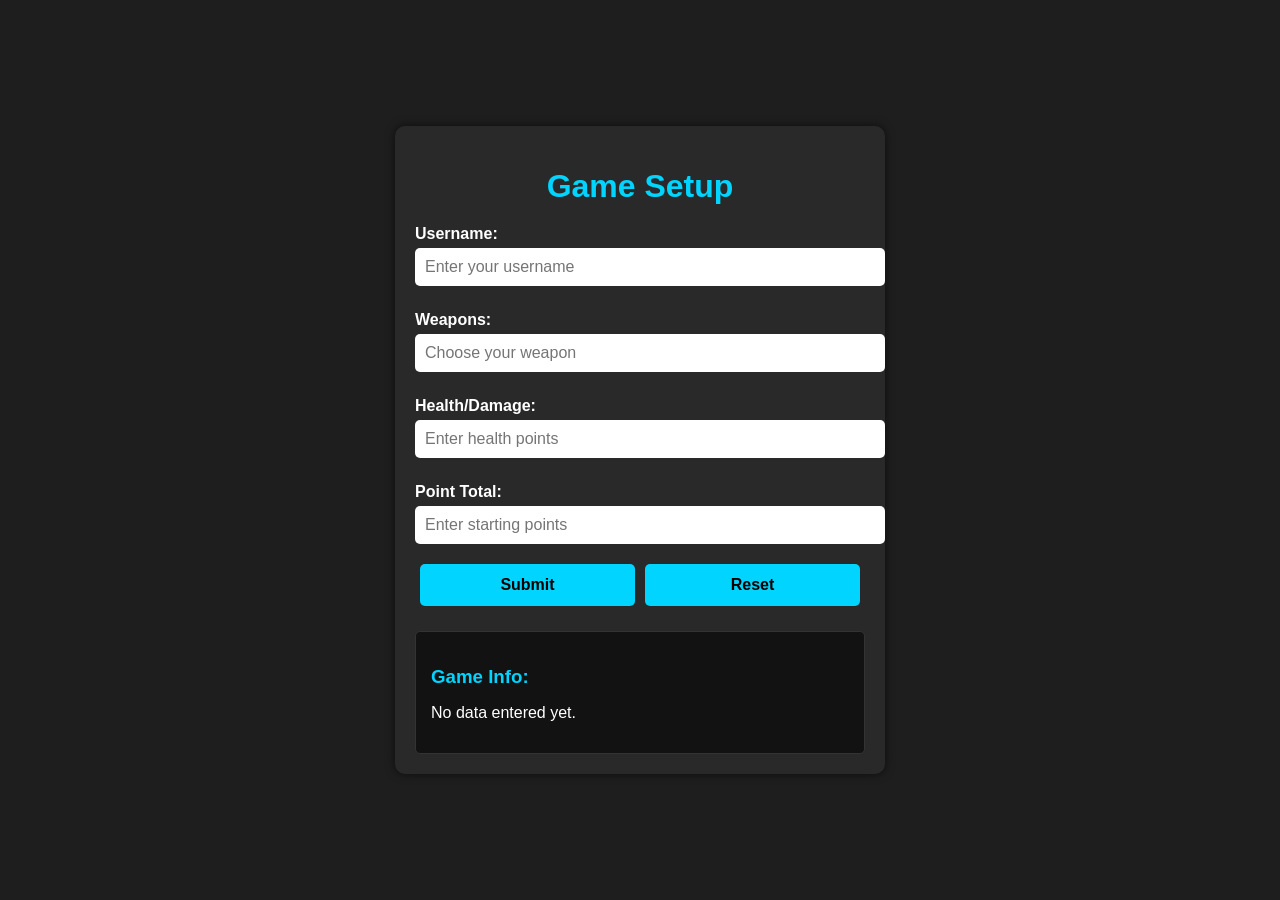
<file: Assigment 4/index.html>
<!DOCTYPE html>
<html lang="en">
<head>
    <meta charset="UTF-8">
    <meta name="viewport" content="width=device-width, initial-scale=1.0">
    <title>Game Setup Form</title>

    <!-- Link to CSS file -->
    <link rel="stylesheet" href="style.css">
</head>
<body>
    <div class="container">
        <!-- Page Heading -->
        <h1>Game Setup</h1>

        <!-- Game Form -->
        <form id="gameForm">
            <!-- Username input -->
            <label for="username">Username:</label>
            <input type="text" id="username" placeholder="Enter your username" required>

            <!-- Weapons input -->
            <label for="weapons">Weapons:</label>
            <input type="text" id="weapons" placeholder="Choose your weapon" required>

            <!-- Health/Damage input -->
            <label for="health">Health/Damage:</label>
            <input type="number" id="health" placeholder="Enter health points" required>

            <!-- Point Total input -->
            <label for="points">Point Total:</label>
            <input type="number" id="points" placeholder="Enter starting points" required>

            <!-- Buttons -->
            <div class="btn-container">
                <!-- Submit button triggers JS function -->
                <button type="button" onclick="submitForm()">Submit</button>
                <!-- Reset button clears form and output -->
                <button type="reset" onclick="clearOutput()">Reset</button>
            </div>
        </form>

        <!-- Output area for displaying user input -->
        <div id="output">
            <h3>Game Info:</h3>
            <p id="result">No data entered yet.</p>
        </div>
    </div>

    <!-- Link to JavaScript file -->
    <script src="script.js"></script>
</body>
</html>
</file>
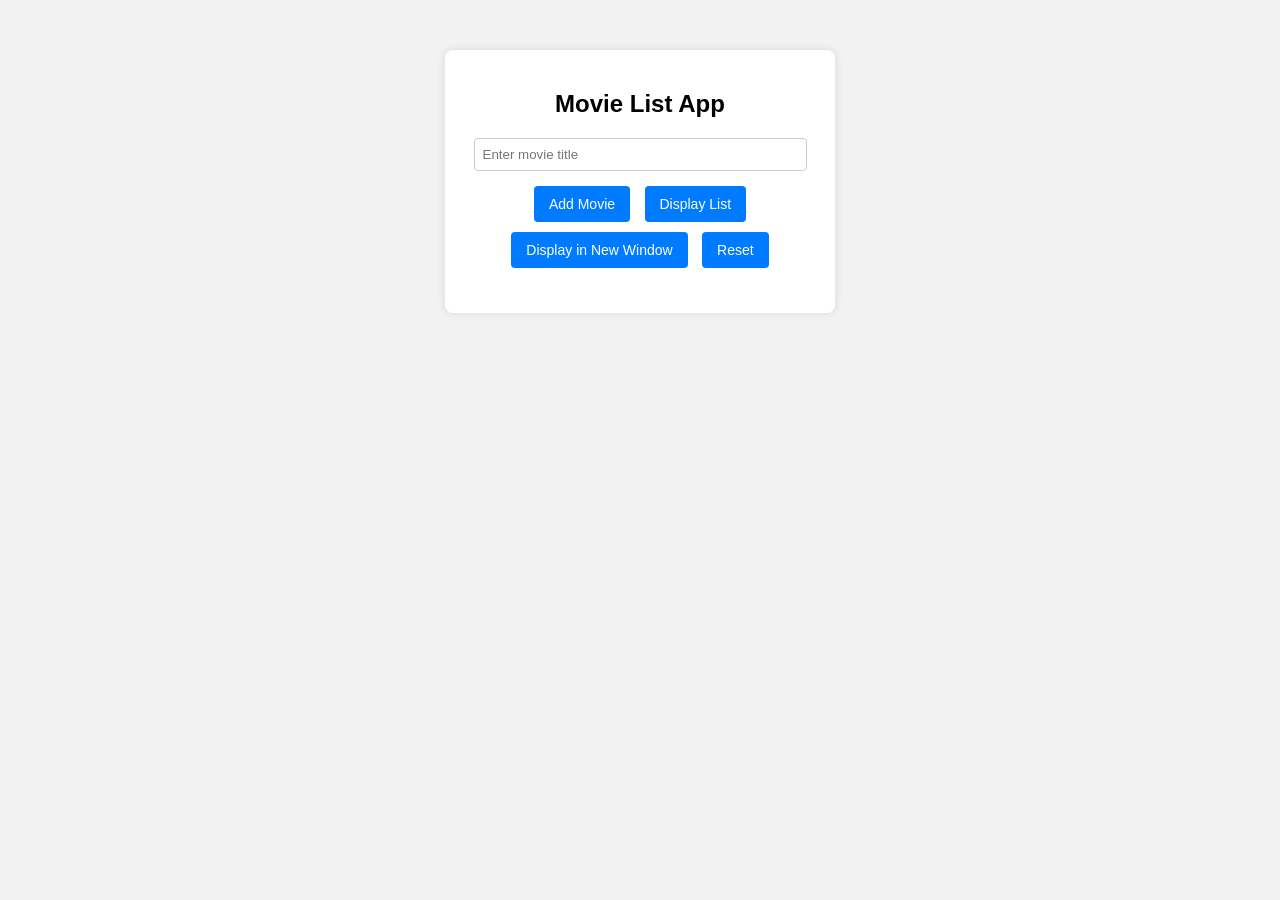
<file: Assignment 3/index.html>
<!DOCTYPE html>
<html lang="en">
<head>
    <meta charset="UTF-8">
    <meta name="viewport" content="width=device-width, initial-scale=1.0">
    <title>Movie List App</title>
    <!-- Link to CSS file -->
    <link rel="stylesheet" href="style.css">
</head>
<body>
    <div class="container">
        <h2>Movie List App</h2>
        <!-- Input field for entering movie titles -->
        <input type="text" id="movieInput" placeholder="Enter movie title">
        <br>
        <!-- Action buttons -->
        <button onclick="addMovie()">Add Movie</button>
        <button onclick="displayMovies()">Display List</button>
        <button onclick="displayMoviesPopup()">Display in New Window</button>
        <button onclick="resetMovies()">Reset</button>
        
        <!-- Area to display the list on the same page -->
        <div id="movieDisplay"></div>
    </div>

    <!-- Link to JavaScript file -->
    <script src="script.js"></script>
</body>
</html>
</file>
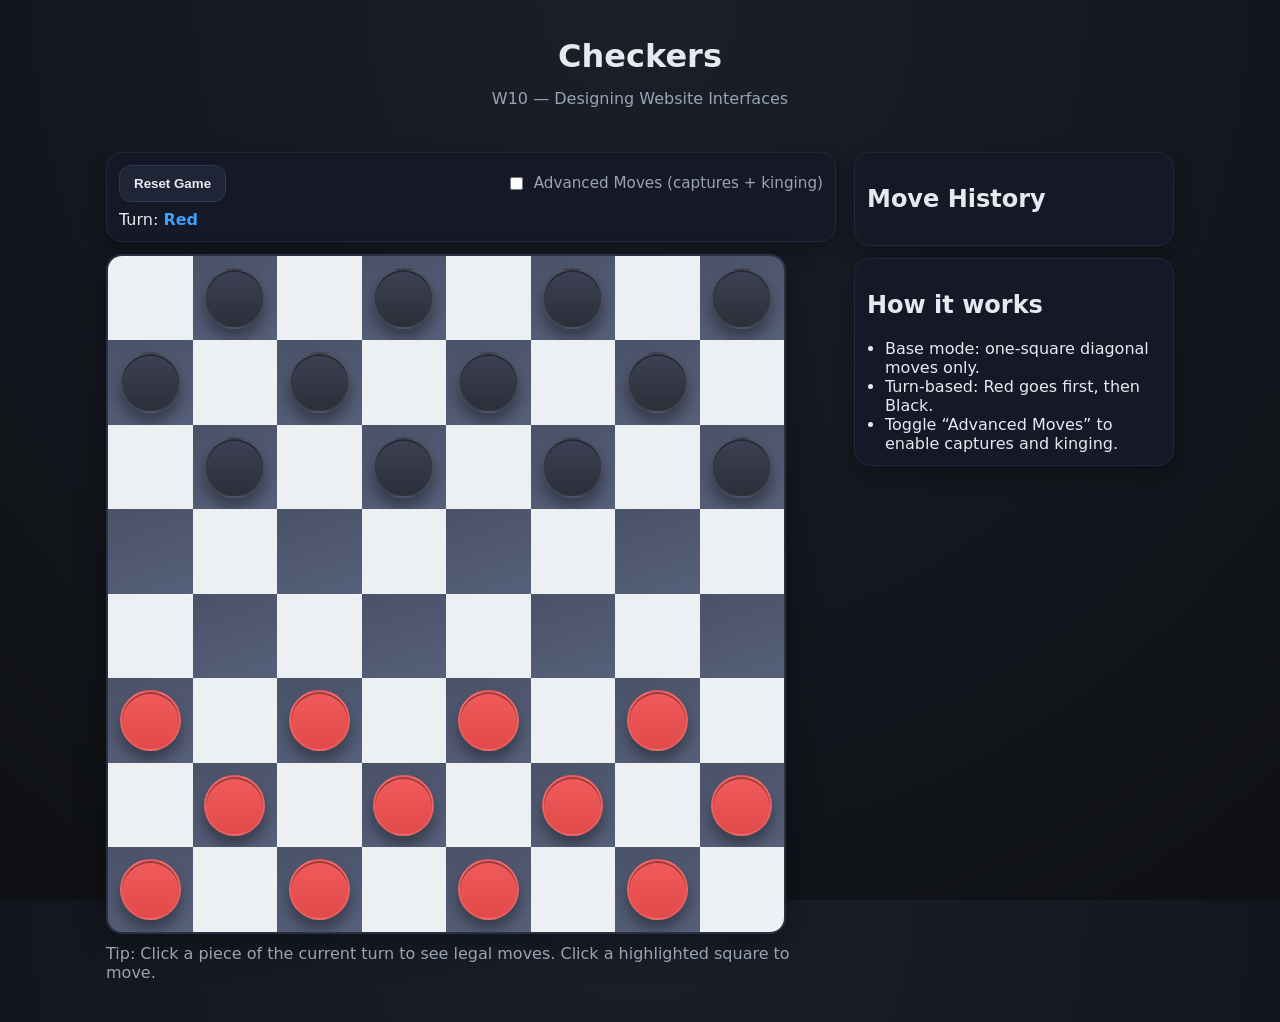
<file: Assignment 5/index.html>
<!DOCTYPE html>
<html lang="en">
<head>
  <meta charset="UTF-8" />
  <meta name="viewport" content="width=device-width, initial-scale=1" />
  <title>Checkers — W10 Assignment</title>
  <link rel="stylesheet" href="style.css" />
</head>
<body>
  <!-- Header & basic controls -->
  <header class="site-header">
    <h1>Checkers</h1>
    <p class="subtitle">W10 — Designing Website Interfaces</p>
  </header>

  <main class="app">
    <section class="left">
      <!-- Game controls and status -->
      <div class="controls">
        <div class="control-row">
          <button id="resetBtn" aria-label="Reset game">Reset Game</button>
          <label class="toggle">
            <input type="checkbox" id="advancedToggle" />
            <span>Advanced Moves (captures + kinging)</span>
          </label>
        </div>
        <div id="status" class="status" aria-live="polite">
          Turn: <strong id="turnLabel">Red</strong>
        </div>
      </div>

      <!-- Checkerboard container -->
      <div id="board" class="board" role="grid" aria-label="Checkers board"></div>

      <p class="note">
        Tip: Click a piece of the current turn to see legal moves. Click a highlighted square to move.
      </p>
    </section>

    <!-- Move history & help -->
    <aside class="right">
      <div class="panel">
        <h2>Move History</h2>
        <ol id="history" class="history" aria-live="polite"></ol>
      </div>

      <div class="panel">
        <h2>How it works</h2>
        <ul class="help">
          <li>Base mode: one-square diagonal moves only.</li>
          <li>Turn-based: Red goes first, then Black.</li>
          <li>Toggle “Advanced Moves” to enable captures and kinging.</li>
        </ul>
      </div>
    </aside>
  </main>

  <script src="script.js"></script>
</body>
</html>
</file>
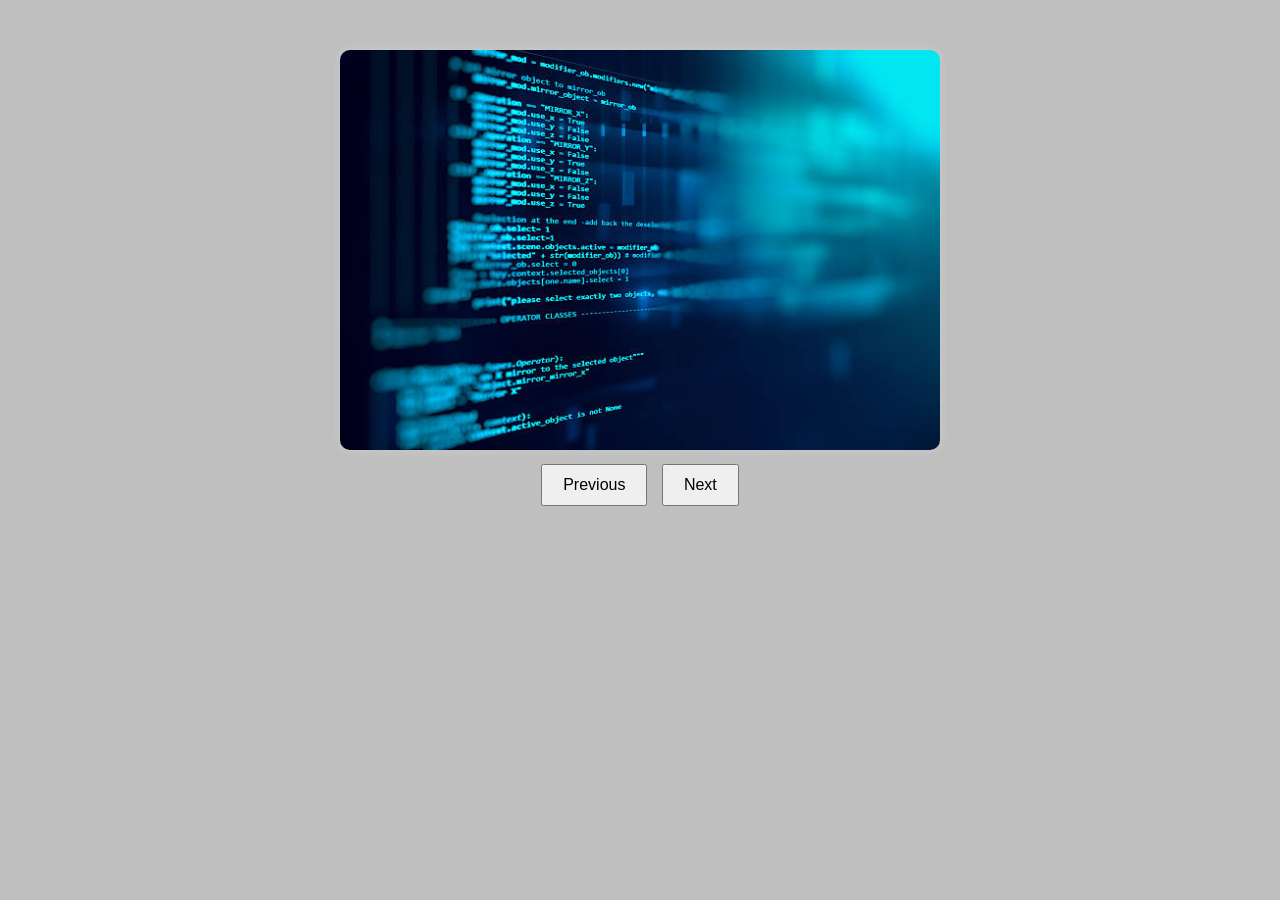
<file: Assignment Powerpoint/index.html>
<!DOCTYPE html>
<html lang="en">
<head>
  <meta charset="UTF-8">
  <title>Image Slideshow</title>
  <!-- Link to external CSS file -->
  <link rel="stylesheet" href="style.css">
</head>
<body>

  <!-- Slideshow container -->
  <div class="slideshow-container">
    
    <!-- Image that will be changed by JavaScript -->
    <img id="slide" src="images/img1.jpg" alt="Slideshow Image">
    
    <!-- Buttons for navigation -->
    <div class="controls">
      <button onclick="prevImage()">Previous</button>
      <button onclick="nextImage()">Next</button>
    </div>

  </div>

  <!-- Link to external JavaScript file -->
  <script src="script.js"></script>
</body>
</html>
</file>
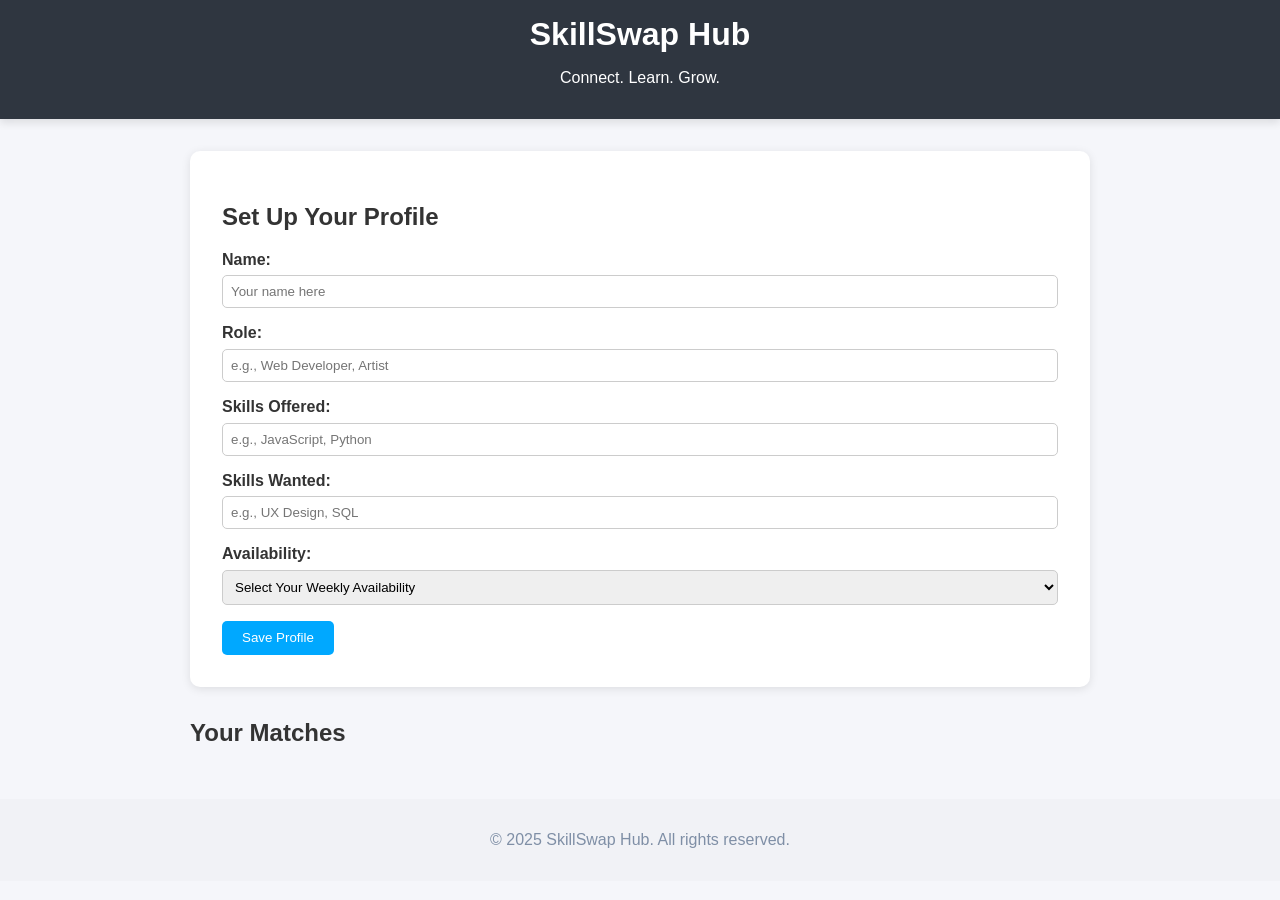
<file: Final Assignment/index.html>
<!DOCTYPE html>
<html lang="en">
<head>
  <meta charset="UTF-8" />
  <meta name="viewport" content="width=device-width, initial-scale=1.0"/>
  <title>SkillSwap Hub</title>
  <link rel="stylesheet" href="style.css" />
</head>
<body>
  <header>
    <h1>SkillSwap Hub</h1>
    <p>Connect. Learn. Grow.</p>
  </header>

  <main>
    <section class="form-section">
      <h2>Set Up Your Profile</h2>
      <form id="profileForm">
        <label>Name: <input type="text" id="name" placeholder="Your name here" required></label>
        <label>Role: <input type="text" id="role" placeholder="e.g., Web Developer, Artist" required></label>
        <label>Skills Offered: <input type="text" id="skillsOffered" placeholder="e.g., JavaScript, Python" required></label>
        <label>Skills Wanted: <input type="text" id="skillsWanted" placeholder="e.g., UX Design, SQL" required></label>
        <label>Availability:
          <select id="availability" required>
            <option value="">Select Your Weekly Availability</option>
            <option value="Weekdays">Weekdays</option>
            <option value="Weekends">Weekends</option>
            <option value="Evenings">Evenings</option>
            <option value="Anytime">Anytime</option>
          </select>
        </label>
        <button type="submit">Save Profile</button>
      </form>
    </section>

    <section id="matchSection">
      <h2>Your Matches</h2>
      <ul id="matchList"></ul>
    </section>
  </main>

  <footer>
    <p>&copy; 2025 SkillSwap Hub. All rights reserved.</p>
  </footer>

  <!-- External JavaScript Modules -->
  <script src="utils.js"></script>
  <script src="data.js"></script>
  <script src="schedule.js"></script>
  <script src="app.js"></script>
</body>
</html>
</file>
<file: Assigment 4/style.css>
/* =====================
   General Page Styling
   ===================== */
body {
    font-family: Arial, sans-serif;
    background: #1e1e1e; /* Dark background for game-like vibe */
    color: #fff;
    margin: 0;
    padding: 0;
    display: flex;
    justify-content: center;
    align-items: center;
    min-height: 100vh;
}

/* Container for form and output */
.container {
    width: 90%;
    max-width: 450px;
    background: #292929;
    padding: 20px;
    border-radius: 10px;
    box-shadow: 0 0 10px rgba(0,0,0,0.6);
}

/* Page heading */
h1 {
    text-align: center;
    color: #00d4ff;
    margin-bottom: 20px;
}

/* Form labels */
label {
    display: block;
    margin: 10px 0 5px;
    font-weight: bold;
}

/* Input fields */
input[type="text"], input[type="number"] {
    width: 100%;
    padding: 10px;
    margin-bottom: 15px;
    border: none;
    border-radius: 5px;
    font-size: 16px;
}

/* Button container for Submit & Reset */
.btn-container {
    display: flex;
    justify-content: space-between;
}

/* Buttons */
button {
    flex: 1;
    margin: 5px;
    padding: 12px;
    background: #00d4ff;
    color: #000;
    font-weight: bold;
    font-size: 16px;
    border: none;
    border-radius: 5px;
    cursor: pointer;
    transition: background 0.3s ease;
}

button:hover {
    background: #00aacc;
}

/* Output display area */
#output {
    margin-top: 20px;
    background: #121212;
    padding: 15px;
    border-radius: 5px;
    border: 1px solid #333;
}

#output h3 {
    margin-bottom: 10px;
    color: #00d4ff;
}

/* Responsive design for smaller screens */
@media screen and (max-width: 500px) {
    button {
        font-size: 14px;
        padding: 10px;
    }
}
</file>
<file: Assignment 3/style.css>
/* style.css - Styling for Movie List App */

/* Set up general body styles */
body {
    font-family: Arial, sans-serif; /* Clean, readable font */
    background: #f2f2f2; /* Light gray background */
    text-align: center; /* Center align text and container */
    margin-top: 50px; /* Add some spacing from top */
}

/* Container that holds all content */
.container {
    background: #fff; /* White box */
    width: 350px; /* Fixed width */
    margin: auto; /* Center horizontally */
    padding: 20px; /* Space inside the box */
    border-radius: 8px; /* Rounded corners */
    box-shadow: 0 0 10px rgba(0,0,0,0.1); /* Subtle shadow */
}

/* Style for input box */
input {
    padding: 8px;
    width: 90%;
    margin-bottom: 10px;
    border: 1px solid #ccc; /* Light gray border */
    border-radius: 4px;
}

/* Buttons style */
button {
    padding: 10px 15px;
    margin: 5px;
    cursor: pointer;
    border: none;
    border-radius: 4px;
    background-color: #007BFF; /* Blue button */
    color: white;
    font-size: 14px;
}

/* Change color when hovering over button */
button:hover {
    background-color: #0056b3;
}

/* Display area for the movie list */
#movieDisplay {
    margin-top: 20px;
    text-align: left;
}
</file>
<file: Assignment 5/style.css>
/* ===== Base page layout ===== */
:root {
  --bg: #0f1115;
  --panel: #151826;
  --text: #e8e8f0;
  --muted: #9aa3b2;
  --accent: #3aa1ff;
  --square-light: #ecf0f3;
  --square-dark: #57607a;
  --highlight: #ffd166;
  --red: #e24a4a;
  --black: #2c2f39;
  --king-ring: #f2f2f2;
}

* { box-sizing: border-box; }

html, body {
  height: 100%;
  margin: 0;
  background: radial-gradient(80% 120% at 50% 0%, #1a1f2a, var(--bg));
  color: var(--text);
  font-family: system-ui, -apple-system, Segoe UI, Roboto, Helvetica, Arial, sans-serif;
}

.site-header, .site-footer {
  text-align: center;
  padding: 16px 12px;
}

.subtitle { color: var(--muted); margin-top: -8px; }

.app {
  display: grid;
  grid-template-columns: 1fr 320px;
  gap: 18px;
  max-width: 1100px;
  padding: 12px 16px 24px;
  margin: 0 auto;
}

@media (max-width: 900px) {
  .app { grid-template-columns: 1fr; }
}

/* ===== Controls & panels ===== */
.controls {
  background: var(--panel);
  border: 1px solid #23283a;
  border-radius: 16px;
  padding: 12px;
  margin-bottom: 12px;
  box-shadow: 0 10px 20px rgba(0,0,0,0.25);
}

.control-row {
  display: flex;
  flex-wrap: wrap;
  gap: 12px;
  align-items: center;
  justify-content: space-between;
}

button {
  appearance: none;
  border: 1px solid #2f3852;
  background: #1f2536;
  color: var(--text);
  padding: 10px 14px;
  border-radius: 12px;
  cursor: pointer;
  font-weight: 600;
}
button:hover { border-color: var(--accent); }

.toggle {
  display: inline-flex;
  align-items: center;
  gap: 8px;
  color: var(--muted);
  font-size: 0.95rem;
}

.status { margin-top: 8px; }
#turnLabel { color: var(--accent); }

.panel {
  background: var(--panel);
  border: 1px solid #23283a;
  border-radius: 16px;
  padding: 12px;
  margin-bottom: 12px;
  box-shadow: 0 10px 20px rgba(0,0,0,0.25);
}

.history {
  margin: 0;
  padding-left: 20px;
  max-height: 280px;
  overflow: auto;
}

.help {
  margin: 0 0 0 18px;
  padding: 0;
}
.note {
  color: var(--muted);
  margin-top: 10px;
}

/* ===== Board ===== */
.board {
  /* 8x8 grid; sized to stay square and responsive */
  width: min(86vw, 680px);
  aspect-ratio: 1 / 1;
  display: grid;
  grid-template-columns: repeat(8, 1fr);
  grid-template-rows: repeat(8, 1fr);
  border-radius: 16px;
  overflow: hidden;
  box-shadow: 0 12px 30px rgba(0,0,0,0.35);
  border: 2px solid #2b2f44;
}

/* Each square (role="gridcell") */
.square {
  position: relative;
  display: grid;
  place-items: center;
  user-select: none;
}
.square.light { background: var(--square-light); }
.square.dark  { background: linear-gradient(160deg, #4a5269, var(--square-dark)); }

/* Coordinate labels for accessibility (visually hidden but readable by AT) */
.square .coord {
  position: absolute;
  inset: 0;
  font-size: 0;
}

/* Highlighted legal destinations */
.square.highlight::after {
  content: "";
  position: absolute;
  width: 36%;
  height: 36%;
  border-radius: 50%;
  background: var(--highlight);
  opacity: 0.85;
  box-shadow: 0 0 0 3px rgba(0,0,0,0.25) inset;
}

/* ===== Pieces ===== */
.piece {
  width: 72%;
  height: 72%;
  border-radius: 50%;
  display: grid;
  place-items: center;
  box-shadow:
    0 2px 0 rgba(0,0,0,0.35) inset,
    0 10px 14px rgba(0,0,0,0.35);
  border: 2px solid rgba(255,255,255,0.09);
  transform: translateZ(0);
}
.piece.red   { background: linear-gradient(180deg, #f15b5b, var(--red)); }
.piece.black { background: linear-gradient(180deg, #3c4154, var(--black)); }

.piece.selected {
  outline: 4px solid var(--accent);
  outline-offset: 2px;
}

/* King ring indicator */
.piece.king {
  box-shadow:
    0 0 0 3px var(--king-ring) inset,
    0 10px 14px rgba(0,0,0,0.35);
}
</file>
<file: Assignment Powerpoint/style.css>
/* General Body Styling */
body {
  font-family: Arial, sans-serif;
  text-align: center;
  background-color: #bfbfbf;
}

/* Slideshow Container Styling */
.slideshow-container {
  max-width: 600px;
  margin: 50px auto;
  position: relative;
}

/* Image Styling */
#slide {
  width: 100%;
  height: auto;
  border-radius: 10px;
  box-shadow: 0 0 10px rgba(238, 237, 237, 0.3);
}

/* Button Container Styling */
.controls {
  margin-top: 10px;
}

/* Button Styling */
button {
  padding: 10px 20px;
  font-size: 16px;
  margin: 0 5px;
  cursor: pointer;
}
</file>
<file: Final Assignment/style.css>
/* style.css - Visual design for SkillSwap Hub */

body {
  font-family: 'Segoe UI', sans-serif;
  background-color: #f5f6fa;
  color: #333;
  margin: 0;
  padding: 0;
}

header {
  background-color: #2f3640;
  color: white;
  padding: 1em;
  text-align: center;
  box-shadow: 0 4px 8px rgba(0,0,0,0.1);
}

h1 {
  margin: 0;
  font-size: 2em;
}

main {
  padding: 2em;
  max-width: 900px;
  margin: auto;
}

.form-section {
  background-color: #fff;
  padding: 2em;
  border-radius: 10px;
  box-shadow: 0 2px 10px rgba(0,0,0,0.1);
  margin-bottom: 2em;
}

form label {
  display: block;
  margin-bottom: 1em;
  font-weight: bold;
}

input, select {
  width: 100%;
  padding: 0.6em;
  margin-top: 0.5em;
  border-radius: 5px;
  border: 1px solid #ccc;
  box-sizing: border-box;
}

button {
  padding: 0.7em 1.5em;
  background-color: #00a8ff;
  color: white;
  border: none;
  border-radius: 5px;
  cursor: pointer;
}

button:hover {
  background-color: #0097e6;
}

#matchSection ul {
  list-style: none;
  padding-left: 0;
}

#matchSection li {
  background-color: #dcdde1;
  padding: 1em;
  margin: 0.5em 0;
  border-radius: 8px;
}

footer {
  text-align: center;
  padding: 1em;
  background-color: #f1f2f6;
  color: #7f8fa6;
}
</file>
